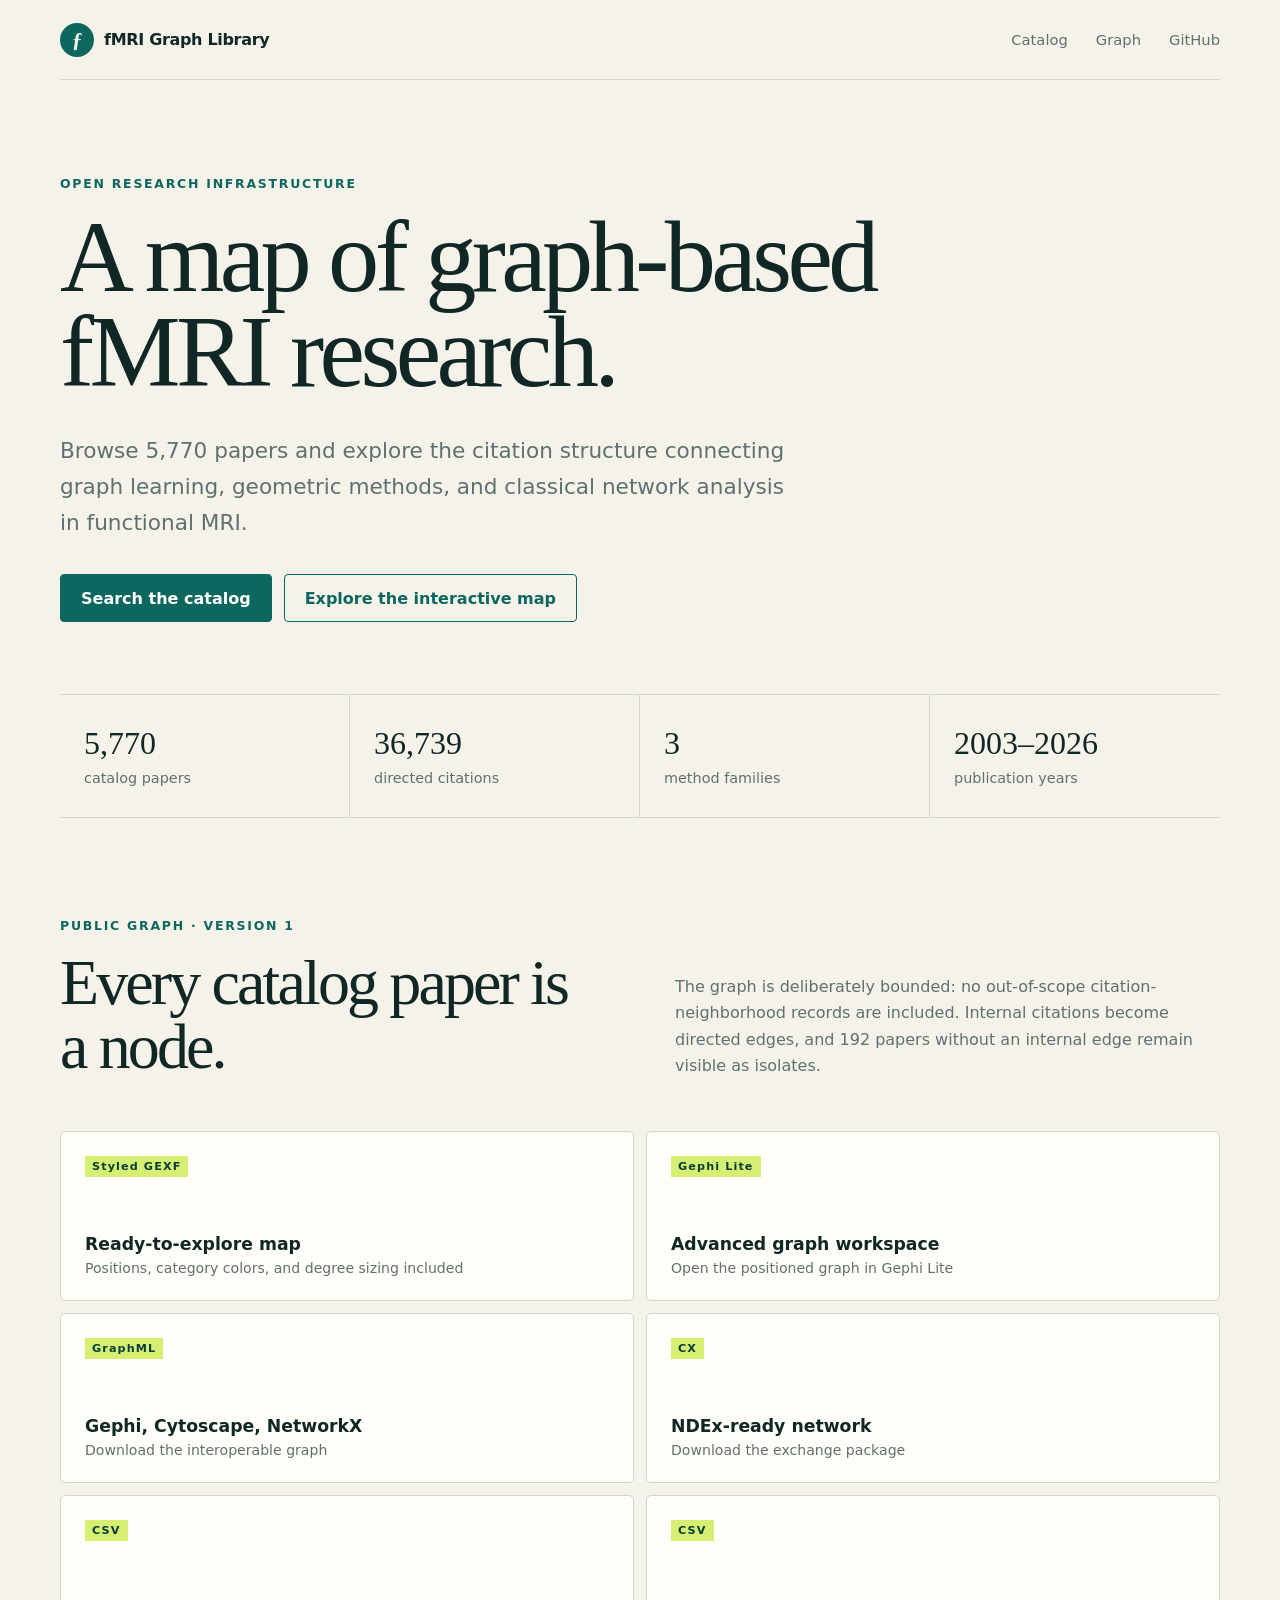
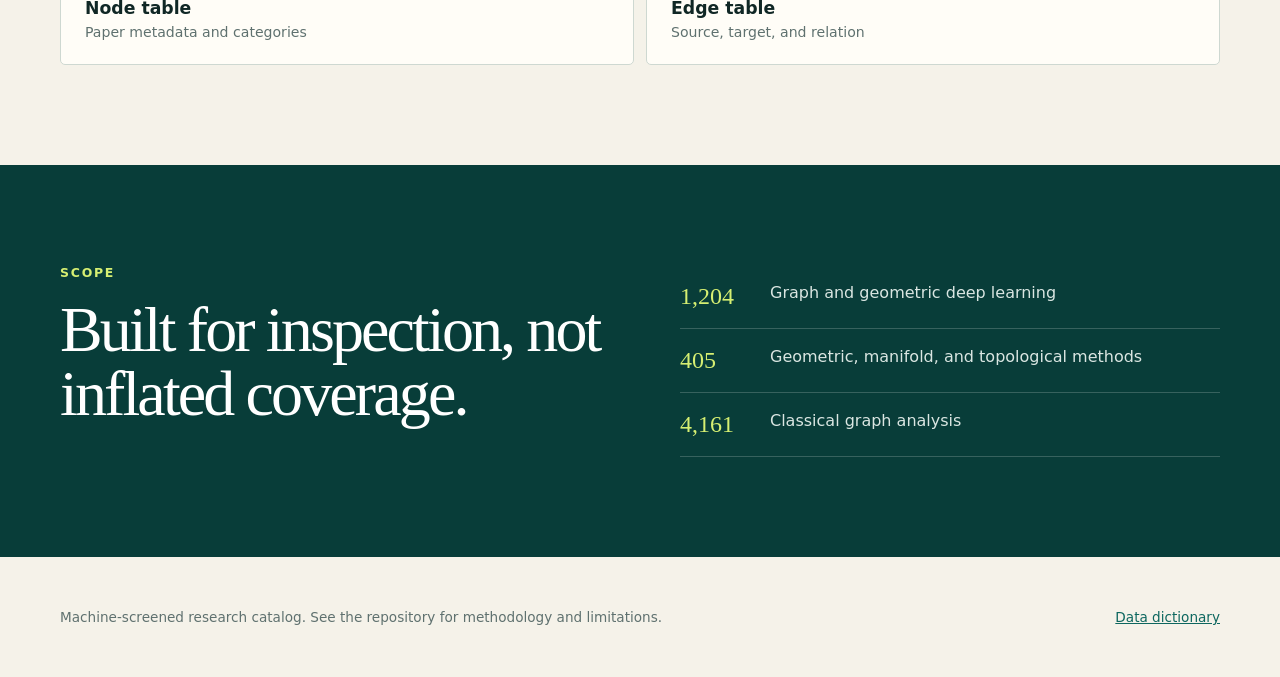
<file: site/index.html>
<!doctype html>
<html lang="en">
<head>
  <meta charset="utf-8">
  <meta name="viewport" content="width=device-width, initial-scale=1">
  <meta name="description" content="A searchable catalog and citation network for graph and geometric learning in functional MRI.">
  <title>fMRI Graph Library</title>
  <link rel="stylesheet" href="styles.css">
</head>
<body>
  <header class="nav shell">
    <a class="brand" href="index.html" aria-label="fMRI Graph Library home">
      <span class="brand-mark" aria-hidden="true">ƒ</span>
      <span>fMRI Graph Library</span>
    </a>
    <nav aria-label="Primary navigation">
      <a href="catalog.html">Catalog</a>
      <a href="#graph">Graph</a>
      <a href="https://github.com/0xMRK95/fmri-graph-library">GitHub</a>
    </nav>
  </header>

  <main>
    <section class="hero shell">
      <p class="eyebrow">Open research infrastructure</p>
      <h1>A map of graph-based<br>fMRI research.</h1>
      <p class="lede">Browse 5,770 papers and explore the citation structure connecting graph learning, geometric methods, and classical network analysis in functional MRI.</p>
      <div class="actions">
        <a class="button primary" href="catalog.html">Search the catalog</a>
        <a class="button secondary" href="map.html">Explore the interactive map</a>
      </div>
    </section>

    <section class="metrics shell" aria-label="Dataset summary">
      <article><strong>5,770</strong><span>catalog papers</span></article>
      <article><strong>36,739</strong><span>directed citations</span></article>
      <article><strong>3</strong><span>method families</span></article>
      <article><strong>2003–2026</strong><span>publication years</span></article>
    </section>

    <section class="section shell" id="graph">
      <div class="section-heading">
        <p class="eyebrow">Public graph · version 1</p>
        <h2>Every catalog paper is a node.</h2>
        <p>The graph is deliberately bounded: no out-of-scope citation-neighborhood records are included. Internal citations become directed edges, and 192 papers without an internal edge remain visible as isolates.</p>
      </div>
      <div class="format-grid">
        <a class="format" href="data/network.gexf" download>
          <span class="format-tag">Styled GEXF</span>
          <strong>Ready-to-explore map</strong>
          <span>Positions, category colors, and degree sizing included</span>
        </a>
        <a class="format" href="https://lite.gephi.org/?file=https%3A%2F%2Fraw.githubusercontent.com%2F0xMRK95%2Ffmri-graph-library%2Fmain%2Fpublic_graph%2Fv1%2Fnetwork.gexf">
          <span class="format-tag">Gephi Lite</span>
          <strong>Advanced graph workspace</strong>
          <span>Open the positioned graph in Gephi Lite</span>
        </a>
        <a class="format" href="data/network.graphml" download>
          <span class="format-tag">GraphML</span>
          <strong>Gephi, Cytoscape, NetworkX</strong>
          <span>Download the interoperable graph</span>
        </a>
        <a class="format" href="data/network.cx" download>
          <span class="format-tag">CX</span>
          <strong>NDEx-ready network</strong>
          <span>Download the exchange package</span>
        </a>
        <a class="format" href="data/nodes.csv" download>
          <span class="format-tag">CSV</span>
          <strong>Node table</strong>
          <span>Paper metadata and categories</span>
        </a>
        <a class="format" href="data/edges.csv" download>
          <span class="format-tag">CSV</span>
          <strong>Edge table</strong>
          <span>Source, target, and relation</span>
        </a>
      </div>
    </section>

    <section class="section contrast">
      <div class="shell split">
        <div>
          <p class="eyebrow">Scope</p>
          <h2>Built for inspection, not inflated coverage.</h2>
        </div>
        <div class="scope-list">
          <p><span>1,204</span> Graph and geometric deep learning</p>
          <p><span>405</span> Geometric, manifold, and topological methods</p>
          <p><span>4,161</span> Classical graph analysis</p>
        </div>
      </div>
    </section>
  </main>

  <footer class="shell footer">
    <p>Machine-screened research catalog. See the repository for methodology and limitations.</p>
    <a href="https://github.com/0xMRK95/fmri-graph-library/blob/main/docs/DATA_DICTIONARY.md">Data dictionary</a>
  </footer>
</body>
</html>
</file>
<file: site/styles.css>
:root {
  --ink: #102725;
  --muted: #5f716f;
  --paper: #f5f2e9;
  --panel: #fffdf7;
  --teal: #0d675f;
  --teal-dark: #083d39;
  --lime: #d6ef72;
  --line: #ced8d1;
  font-family: Inter, ui-sans-serif, system-ui, -apple-system, BlinkMacSystemFont, "Segoe UI", sans-serif;
  color: var(--ink);
  background: var(--paper);
  font-synthesis: none;
}

* { box-sizing: border-box; }
body { margin: 0; min-height: 100vh; }
a { color: inherit; }
.shell { width: min(1160px, calc(100% - 40px)); margin-inline: auto; }
.nav { min-height: 80px; display: flex; align-items: center; justify-content: space-between; border-bottom: 1px solid var(--line); }
.brand { display: inline-flex; align-items: center; gap: 10px; font-weight: 760; text-decoration: none; letter-spacing: -.02em; }
.brand-mark { display: grid; place-items: center; width: 34px; height: 34px; border-radius: 50%; color: var(--paper); background: var(--teal); font-family: Georgia, serif; font-size: 22px; }
nav { display: flex; gap: 28px; }
nav a { color: var(--muted); text-decoration: none; font-size: .92rem; }
nav a:hover, nav a[aria-current="page"] { color: var(--teal); }
.hero { padding: 96px 0 72px; }
.eyebrow { margin: 0 0 18px; color: var(--teal); font-size: .78rem; font-weight: 800; letter-spacing: .14em; text-transform: uppercase; }
h1, h2 { margin: 0; font-family: Georgia, "Times New Roman", serif; font-weight: 500; letter-spacing: -.045em; }
h1 { max-width: 900px; font-size: clamp(3.4rem, 8vw, 7.4rem); line-height: .93; }
h2 { font-size: clamp(2.3rem, 5vw, 4.2rem); line-height: 1; }
.lede { max-width: 740px; margin: 34px 0; color: var(--muted); font-size: clamp(1.05rem, 2vw, 1.35rem); line-height: 1.65; }
.actions { display: flex; flex-wrap: wrap; gap: 12px; }
.button { display: inline-flex; min-height: 48px; align-items: center; justify-content: center; padding: 0 20px; border: 1px solid var(--teal); border-radius: 4px; font-weight: 700; text-decoration: none; }
.button.primary { color: white; background: var(--teal); }
.button.secondary { color: var(--teal); }
.button:hover { transform: translateY(-1px); }
.metrics { display: grid; grid-template-columns: repeat(4, 1fr); border-block: 1px solid var(--line); }
.metrics article { padding: 30px 24px; border-right: 1px solid var(--line); }
.metrics article:last-child { border: 0; }
.metrics strong { display: block; margin-bottom: 6px; font-family: Georgia, serif; font-size: 2rem; font-weight: 500; }
.metrics span { color: var(--muted); font-size: .9rem; }
.section { padding-block: 100px; }
.section-heading { display: grid; grid-template-columns: 1fr 1fr; column-gap: 70px; align-items: end; }
.section-heading .eyebrow { grid-column: 1 / -1; }
.section-heading p:last-child { margin: 0; color: var(--muted); line-height: 1.65; }
.format-grid { display: grid; grid-template-columns: repeat(2, 1fr); gap: 12px; margin-top: 52px; }
.format { min-height: 170px; display: flex; flex-direction: column; padding: 24px; border: 1px solid var(--line); border-radius: 5px; background: var(--panel); text-decoration: none; }
.format:hover { border-color: var(--teal); }
.format-tag { align-self: flex-start; padding: 4px 7px; color: var(--teal-dark); background: var(--lime); font-size: .7rem; font-weight: 850; letter-spacing: .1em; }
.format strong { margin-top: auto; font-size: 1.08rem; }
.format span:last-child { margin-top: 6px; color: var(--muted); font-size: .88rem; }
.contrast { color: white; background: var(--teal-dark); }
.contrast .eyebrow { color: var(--lime); }
.split { display: grid; grid-template-columns: 1fr 1fr; gap: 80px; }
.scope-list p { display: grid; grid-template-columns: 90px 1fr; margin: 0; padding: 18px 0; border-bottom: 1px solid #ffffff30; color: #dae6e2; }
.scope-list span { color: var(--lime); font-family: Georgia, serif; font-size: 1.5rem; }
.footer { min-height: 120px; display: flex; align-items: center; justify-content: space-between; gap: 20px; color: var(--muted); font-size: .85rem; }
.footer a { color: var(--teal); }

.catalog-main { padding: 72px 0 100px; }
.catalog-main h1 { font-size: clamp(3rem, 6vw, 5.5rem); }
.catalog-intro { max-width: 680px; color: var(--muted); line-height: 1.6; }
.search-panel { margin: 45px 0 26px; padding: 24px; border: 1px solid var(--line); background: var(--panel); }
.search-panel label { display: block; margin-bottom: 9px; font-size: .78rem; font-weight: 800; letter-spacing: .09em; text-transform: uppercase; }
input, select, button { font: inherit; }
input[type="search"] { width: 100%; min-height: 54px; padding: 0 15px; border: 1px solid #9cafaa; border-radius: 3px; background: white; color: var(--ink); font-size: 1.05rem; }
.filters { display: grid; grid-template-columns: 2fr 1fr; gap: 12px; margin-top: 12px; }
select { min-height: 44px; padding: 0 12px; border: 1px solid #b5c3bf; background: white; color: var(--ink); }
.results-meta { display: flex; justify-content: space-between; padding: 12px 0; color: var(--muted); font-size: .87rem; }
.results { border-top: 1px solid var(--line); }
.paper { padding: 19px 4px; border-bottom: 1px solid var(--line); }
.paper-title { color: var(--ink); font-family: Georgia, serif; font-size: 1.1rem; line-height: 1.4; text-decoration-thickness: 1px; text-underline-offset: 3px; }
.paper a:hover { color: var(--teal); }
.paper p { margin: 7px 0 0; color: var(--muted); font-size: .84rem; }
.pagination { display: flex; justify-content: flex-end; gap: 8px; margin-top: 24px; }
.pagination button { padding: 10px 16px; border: 1px solid var(--teal); border-radius: 3px; color: var(--teal); background: transparent; cursor: pointer; }
.pagination button:disabled { opacity: .35; cursor: default; }

@media (max-width: 760px) {
  .shell { width: min(100% - 24px, 1160px); }
  .nav { min-height: 66px; }
  .brand span:last-child { display: none; }
  nav { gap: 16px; }
  .hero { padding-top: 64px; }
  .metrics { grid-template-columns: 1fr 1fr; }
  .metrics article:nth-child(2) { border-right: 0; }
  .metrics article:nth-child(-n+2) { border-bottom: 1px solid var(--line); }
  .section-heading, .split { grid-template-columns: 1fr; gap: 28px; }
  .format-grid { grid-template-columns: 1fr; }
  .filters { grid-template-columns: 1fr; }
  .footer { align-items: flex-start; flex-direction: column; justify-content: center; }
}
</file>
